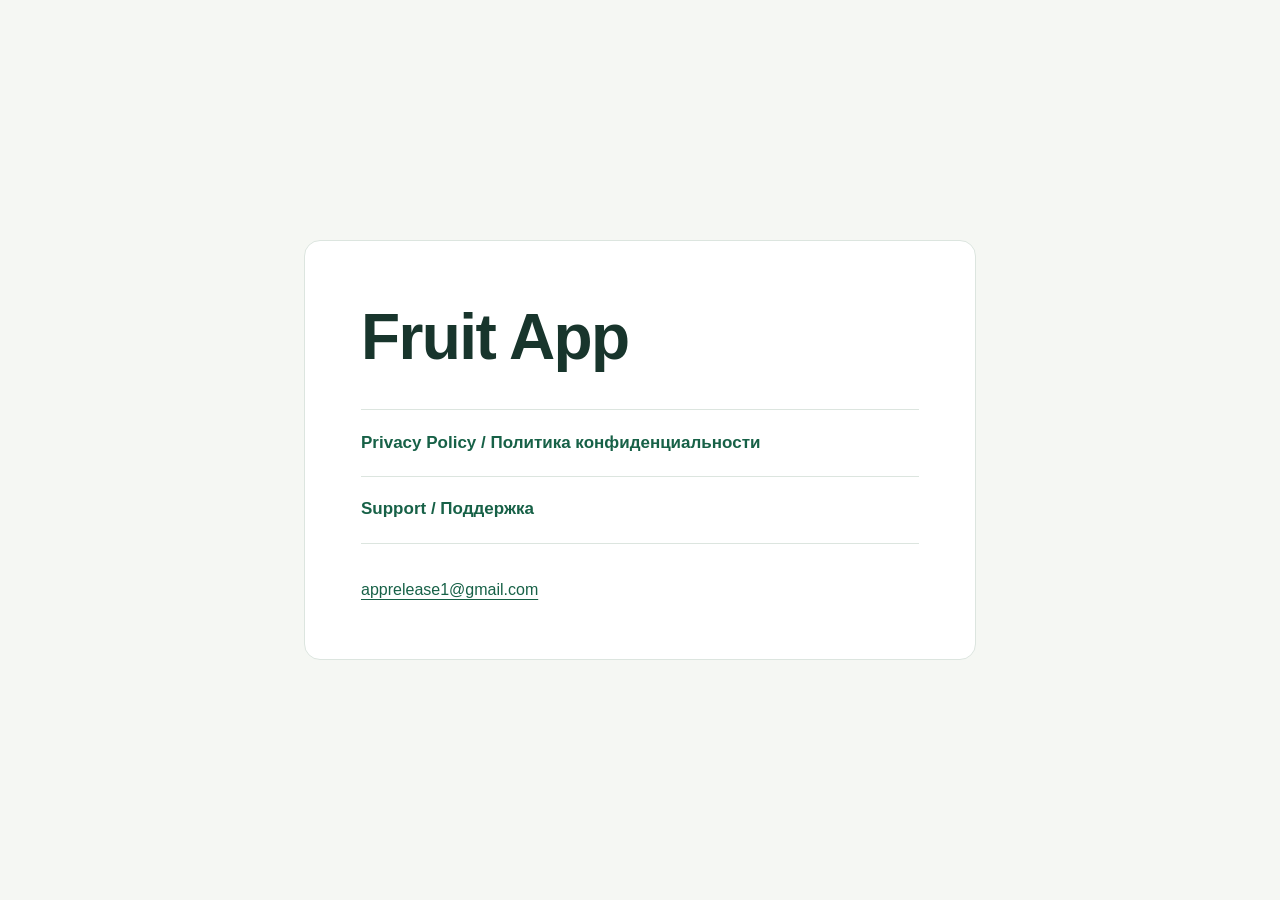
<file: index.html>
<!doctype html>
<html lang="ru">
<head>
  <meta charset="utf-8">
  <meta name="viewport" content="width=device-width, initial-scale=1">
  <meta name="description" content="Fruit App — Privacy Policy / Политика конфиденциальности. Support / Поддержка.">
  <meta name="referrer" content="no-referrer">
  <title>Fruit App</title>
  <link rel="stylesheet" href="assets/style.css">
</head>
<body class="home">
  <main class="landing">
    <h1 lang="en">Fruit App</h1>
    <nav class="page-links" aria-label="Документы и поддержка">
      <a href="privacy/"><span lang="en">Privacy Policy</span> / Политика конфиденциальности</a>
      <a href="support/"><span lang="en">Support</span> / Поддержка</a>
    </nav>
    <p class="contact"><a href="mailto:apprelease1@gmail.com">apprelease1@gmail.com</a></p>
  </main>
</body>
</html>
</file>
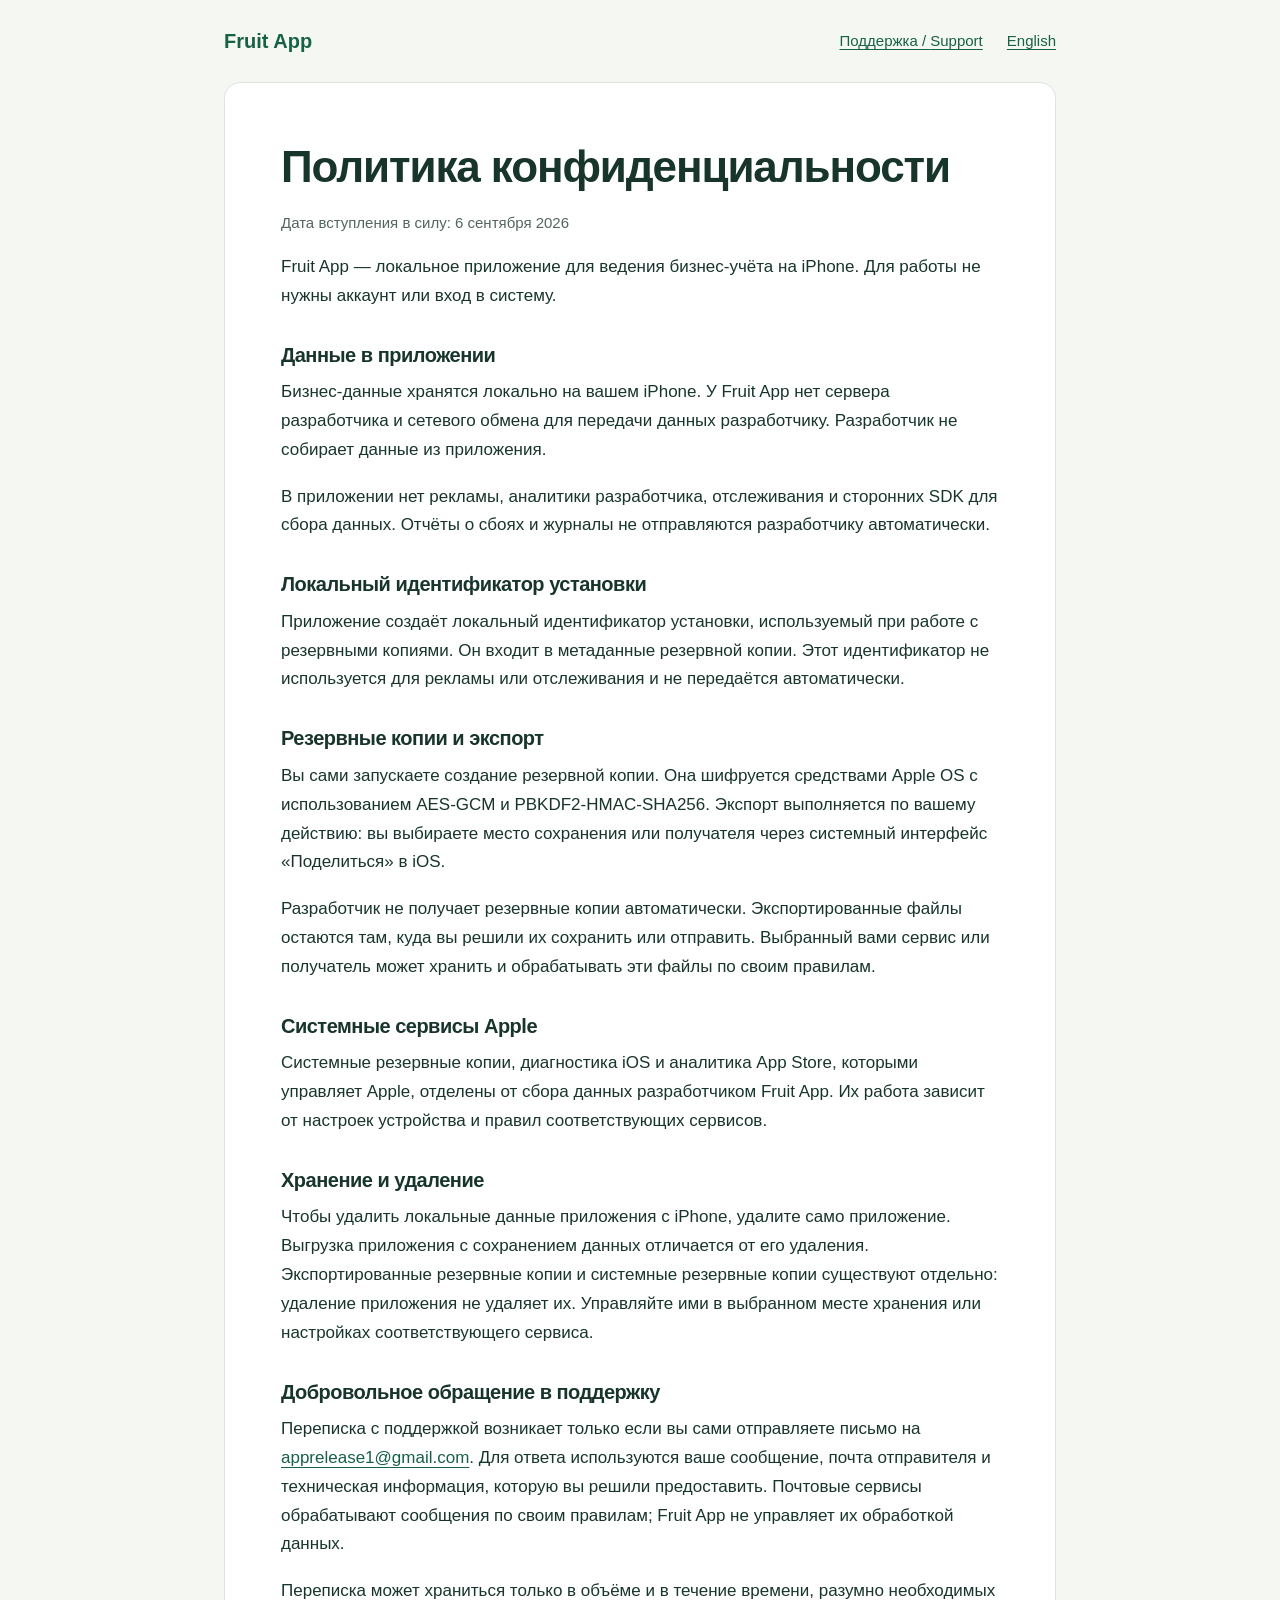
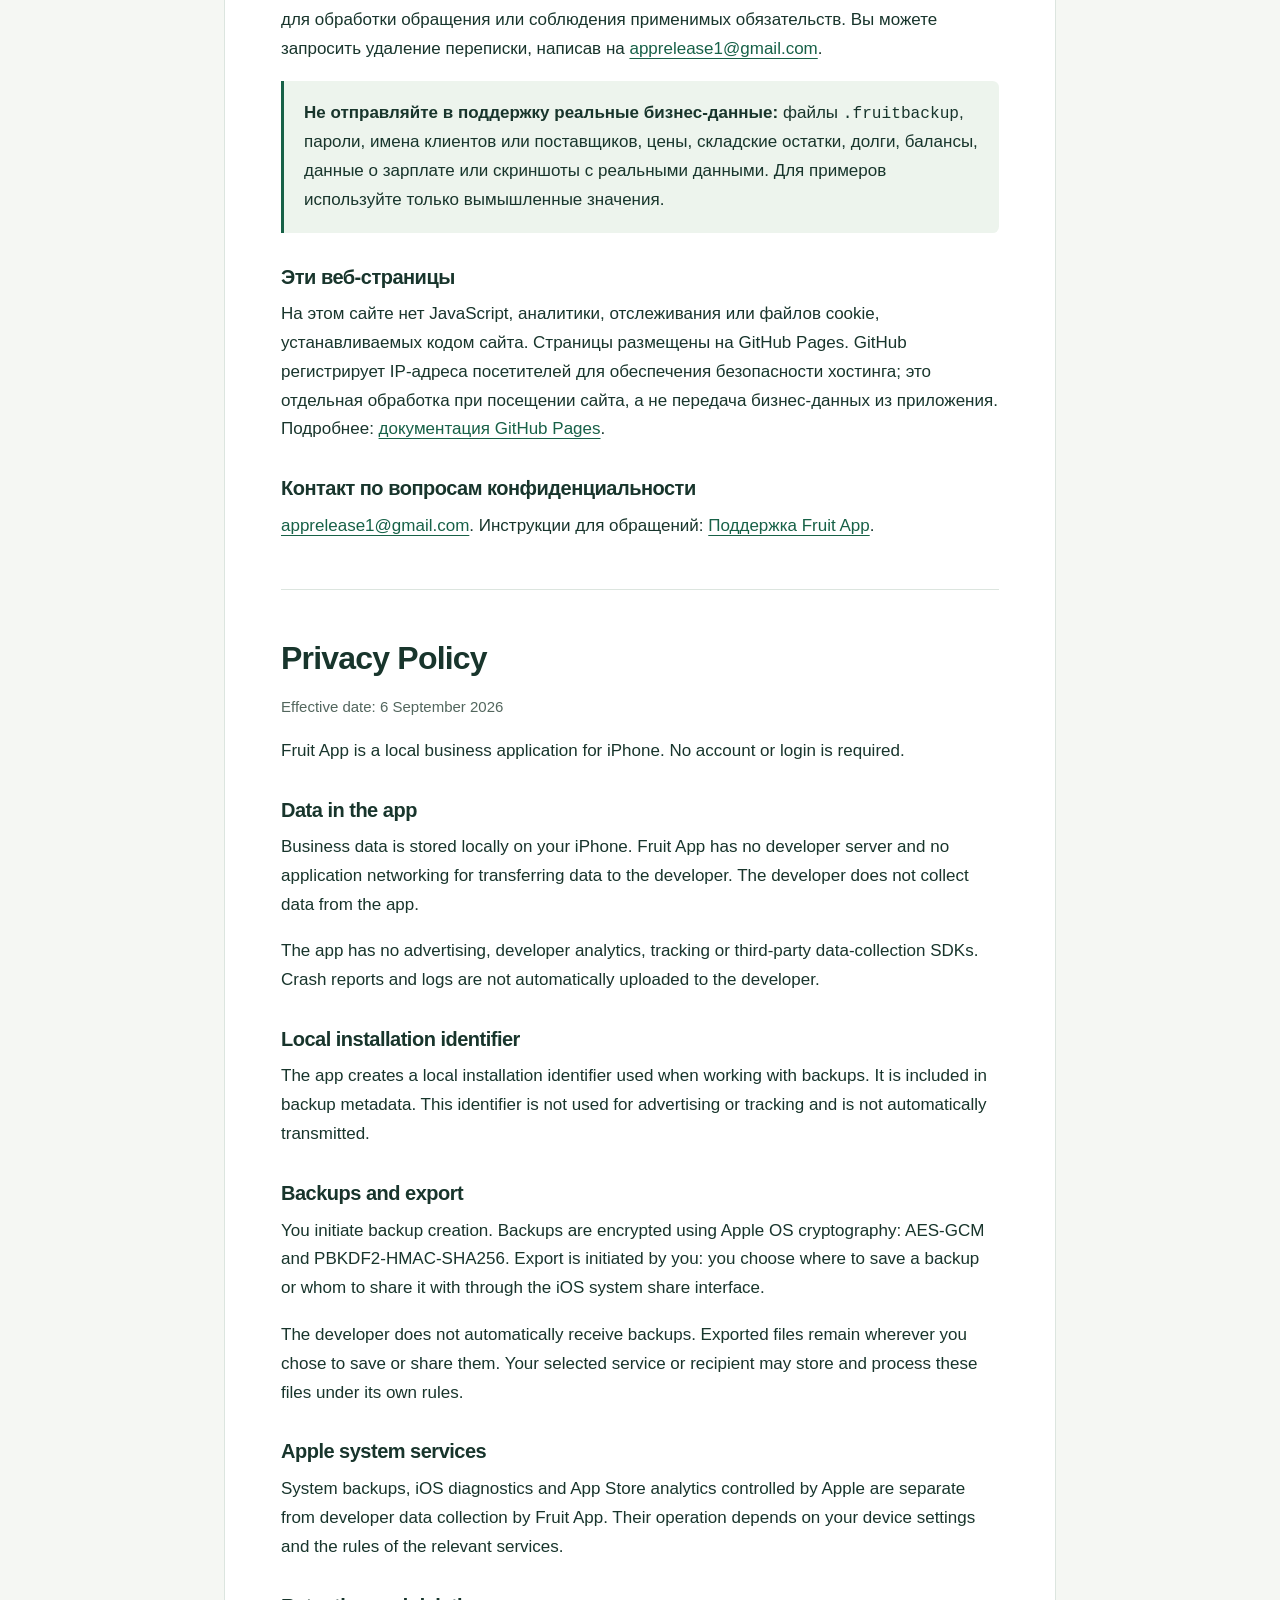
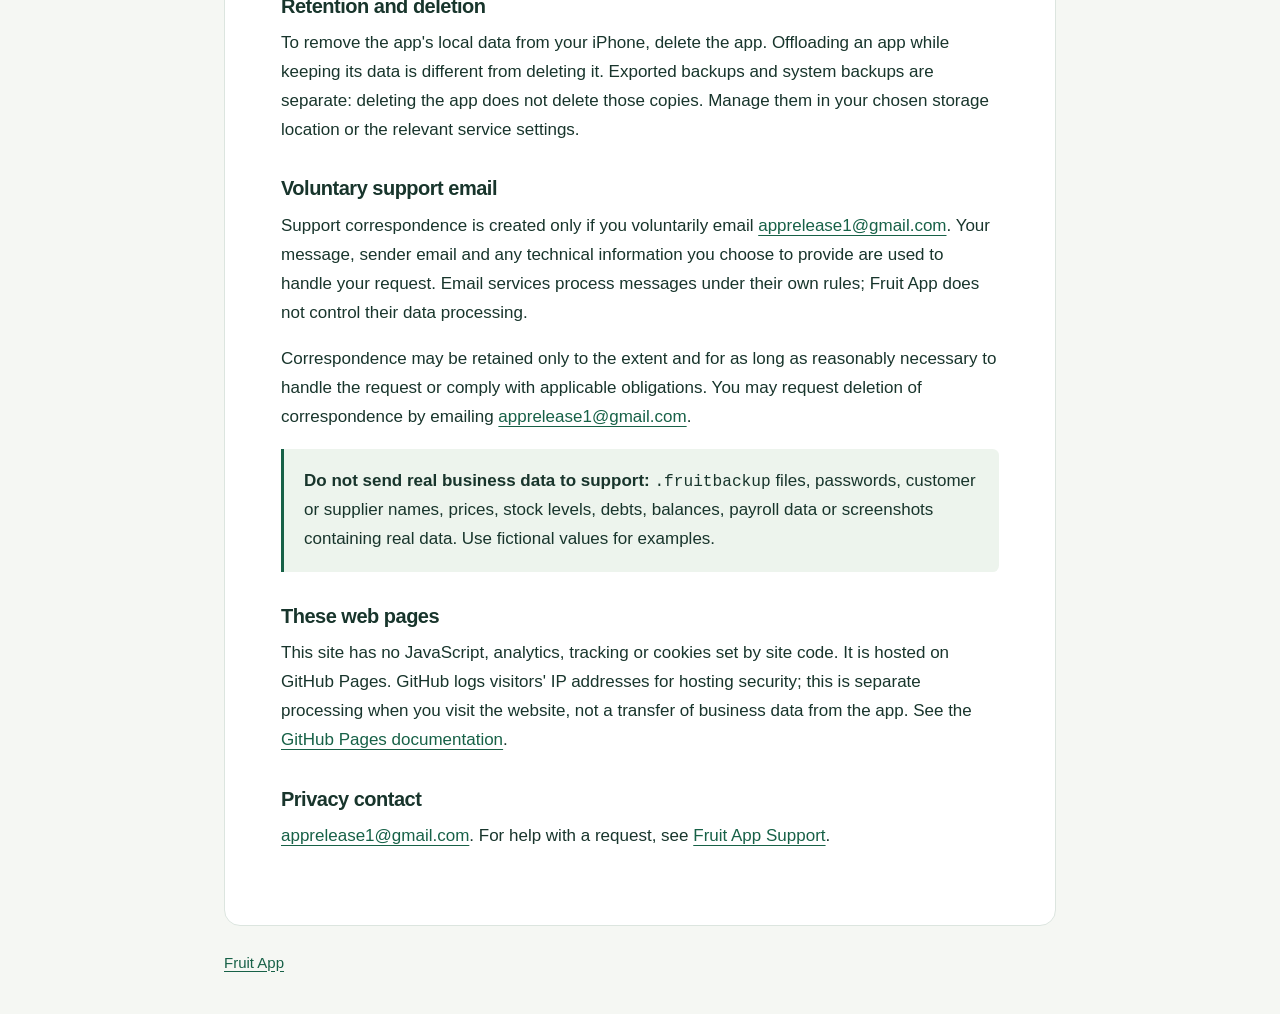
<file: privacy/index.html>
<!doctype html>
<html lang="ru">
<head>
  <meta charset="utf-8">
  <meta name="viewport" content="width=device-width, initial-scale=1">
  <meta name="description" content="Политика конфиденциальности Fruit App / Fruit App Privacy Policy. Локальные данные, резервные копии и обращения в поддержку.">
  <meta name="referrer" content="no-referrer">
  <title>Политика конфиденциальности / Privacy Policy — Fruit App</title>
  <link rel="stylesheet" href="../assets/style.css">
</head>
<body>
  <header class="site-header">
    <a class="brand" href="../" lang="en">Fruit App</a>
    <nav aria-label="Навигация">
      <a href="../support/">Поддержка / <span lang="en">Support</span></a>
      <a href="#english" lang="en">English</a>
    </nav>
  </header>
  <main class="document">
    <section aria-labelledby="privacy-ru">
      <h1 id="privacy-ru">Политика конфиденциальности</h1>
      <p class="date">Дата вступления в силу: <time datetime="2026-09-06">6 сентября 2026</time></p>
      <p>Fruit App — локальное приложение для ведения бизнес-учёта на iPhone. Для работы не нужны аккаунт или вход в систему.</p>

      <h2 class="topic">Данные в приложении</h2>
      <p>Бизнес-данные хранятся локально на вашем iPhone. У Fruit App нет сервера разработчика и сетевого обмена для передачи данных разработчику. Разработчик не собирает данные из приложения.</p>
      <p>В приложении нет рекламы, аналитики разработчика, отслеживания и сторонних SDK для сбора данных. Отчёты о сбоях и журналы не отправляются разработчику автоматически.</p>

      <h2 class="topic">Локальный идентификатор установки</h2>
      <p>Приложение создаёт локальный идентификатор установки, используемый при работе с резервными копиями. Он входит в метаданные резервной копии. Этот идентификатор не используется для рекламы или отслеживания и не передаётся автоматически.</p>

      <h2 class="topic">Резервные копии и экспорт</h2>
      <p>Вы сами запускаете создание резервной копии. Она шифруется средствами Apple OS с использованием AES-GCM и PBKDF2-HMAC-SHA256. Экспорт выполняется по вашему действию: вы выбираете место сохранения или получателя через системный интерфейс «Поделиться» в iOS.</p>
      <p>Разработчик не получает резервные копии автоматически. Экспортированные файлы остаются там, куда вы решили их сохранить или отправить. Выбранный вами сервис или получатель может хранить и обрабатывать эти файлы по своим правилам.</p>

      <h2 class="topic">Системные сервисы Apple</h2>
      <p>Системные резервные копии, диагностика iOS и аналитика App Store, которыми управляет Apple, отделены от сбора данных разработчиком Fruit App. Их работа зависит от настроек устройства и правил соответствующих сервисов.</p>

      <h2 class="topic">Хранение и удаление</h2>
      <p>Чтобы удалить локальные данные приложения с iPhone, удалите само приложение. Выгрузка приложения с сохранением данных отличается от его удаления. Экспортированные резервные копии и системные резервные копии существуют отдельно: удаление приложения не удаляет их. Управляйте ими в выбранном месте хранения или настройках соответствующего сервиса.</p>

      <h2 class="topic">Добровольное обращение в поддержку</h2>
      <p>Переписка с поддержкой возникает только если вы сами отправляете письмо на <a href="mailto:apprelease1@gmail.com">apprelease1@gmail.com</a>. Для ответа используются ваше сообщение, почта отправителя и техническая информация, которую вы решили предоставить. Почтовые сервисы обрабатывают сообщения по своим правилам; Fruit App не управляет их обработкой данных.</p>
      <p>Переписка может храниться только в объёме и в течение времени, разумно необходимых для обработки обращения или соблюдения применимых обязательств. Вы можете запросить удаление переписки, написав на <a href="mailto:apprelease1@gmail.com">apprelease1@gmail.com</a>.</p>
      <p class="notice"><strong>Не отправляйте в поддержку реальные бизнес-данные:</strong> файлы <code>.fruitbackup</code>, пароли, имена клиентов или поставщиков, цены, складские остатки, долги, балансы, данные о зарплате или скриншоты с реальными данными. Для примеров используйте только вымышленные значения.</p>

      <h2 class="topic">Эти веб-страницы</h2>
      <p>На этом сайте нет JavaScript, аналитики, отслеживания или файлов cookie, устанавливаемых кодом сайта. Страницы размещены на GitHub Pages. GitHub регистрирует IP-адреса посетителей для обеспечения безопасности хостинга; это отдельная обработка при посещении сайта, а не передача бизнес-данных из приложения. Подробнее: <a href="https://docs.github.com/en/pages/getting-started-with-github-pages/what-is-github-pages">документация GitHub Pages</a>.</p>

      <h2 class="topic">Контакт по вопросам конфиденциальности</h2>
      <p><a href="mailto:apprelease1@gmail.com">apprelease1@gmail.com</a>. Инструкции для обращений: <a href="../support/">Поддержка Fruit App</a>.</p>
    </section>

    <section id="english" class="translation" lang="en" aria-labelledby="privacy-en">
      <h2 id="privacy-en">Privacy Policy</h2>
      <p class="date">Effective date: <time datetime="2026-09-06">6 September 2026</time></p>
      <p>Fruit App is a local business application for iPhone. No account or login is required.</p>

      <h3>Data in the app</h3>
      <p>Business data is stored locally on your iPhone. Fruit App has no developer server and no application networking for transferring data to the developer. The developer does not collect data from the app.</p>
      <p>The app has no advertising, developer analytics, tracking or third-party data-collection SDKs. Crash reports and logs are not automatically uploaded to the developer.</p>

      <h3>Local installation identifier</h3>
      <p>The app creates a local installation identifier used when working with backups. It is included in backup metadata. This identifier is not used for advertising or tracking and is not automatically transmitted.</p>

      <h3>Backups and export</h3>
      <p>You initiate backup creation. Backups are encrypted using Apple OS cryptography: AES-GCM and PBKDF2-HMAC-SHA256. Export is initiated by you: you choose where to save a backup or whom to share it with through the iOS system share interface.</p>
      <p>The developer does not automatically receive backups. Exported files remain wherever you chose to save or share them. Your selected service or recipient may store and process these files under its own rules.</p>

      <h3>Apple system services</h3>
      <p>System backups, iOS diagnostics and App Store analytics controlled by Apple are separate from developer data collection by Fruit App. Their operation depends on your device settings and the rules of the relevant services.</p>

      <h3>Retention and deletion</h3>
      <p>To remove the app's local data from your iPhone, delete the app. Offloading an app while keeping its data is different from deleting it. Exported backups and system backups are separate: deleting the app does not delete those copies. Manage them in your chosen storage location or the relevant service settings.</p>

      <h3>Voluntary support email</h3>
      <p>Support correspondence is created only if you voluntarily email <a href="mailto:apprelease1@gmail.com">apprelease1@gmail.com</a>. Your message, sender email and any technical information you choose to provide are used to handle your request. Email services process messages under their own rules; Fruit App does not control their data processing.</p>
      <p>Correspondence may be retained only to the extent and for as long as reasonably necessary to handle the request or comply with applicable obligations. You may request deletion of correspondence by emailing <a href="mailto:apprelease1@gmail.com">apprelease1@gmail.com</a>.</p>
      <p class="notice"><strong>Do not send real business data to support:</strong> <code>.fruitbackup</code> files, passwords, customer or supplier names, prices, stock levels, debts, balances, payroll data or screenshots containing real data. Use fictional values for examples.</p>

      <h3>These web pages</h3>
      <p>This site has no JavaScript, analytics, tracking or cookies set by site code. It is hosted on GitHub Pages. GitHub logs visitors' IP addresses for hosting security; this is separate processing when you visit the website, not a transfer of business data from the app. See the <a href="https://docs.github.com/en/pages/getting-started-with-github-pages/what-is-github-pages">GitHub Pages documentation</a>.</p>

      <h3>Privacy contact</h3>
      <p><a href="mailto:apprelease1@gmail.com">apprelease1@gmail.com</a>. For help with a request, see <a href="../support/">Fruit App Support</a>.</p>
    </section>
  </main>
  <footer class="site-footer"><p><a href="../">Fruit App</a></p></footer>
</body>
</html>
</file>
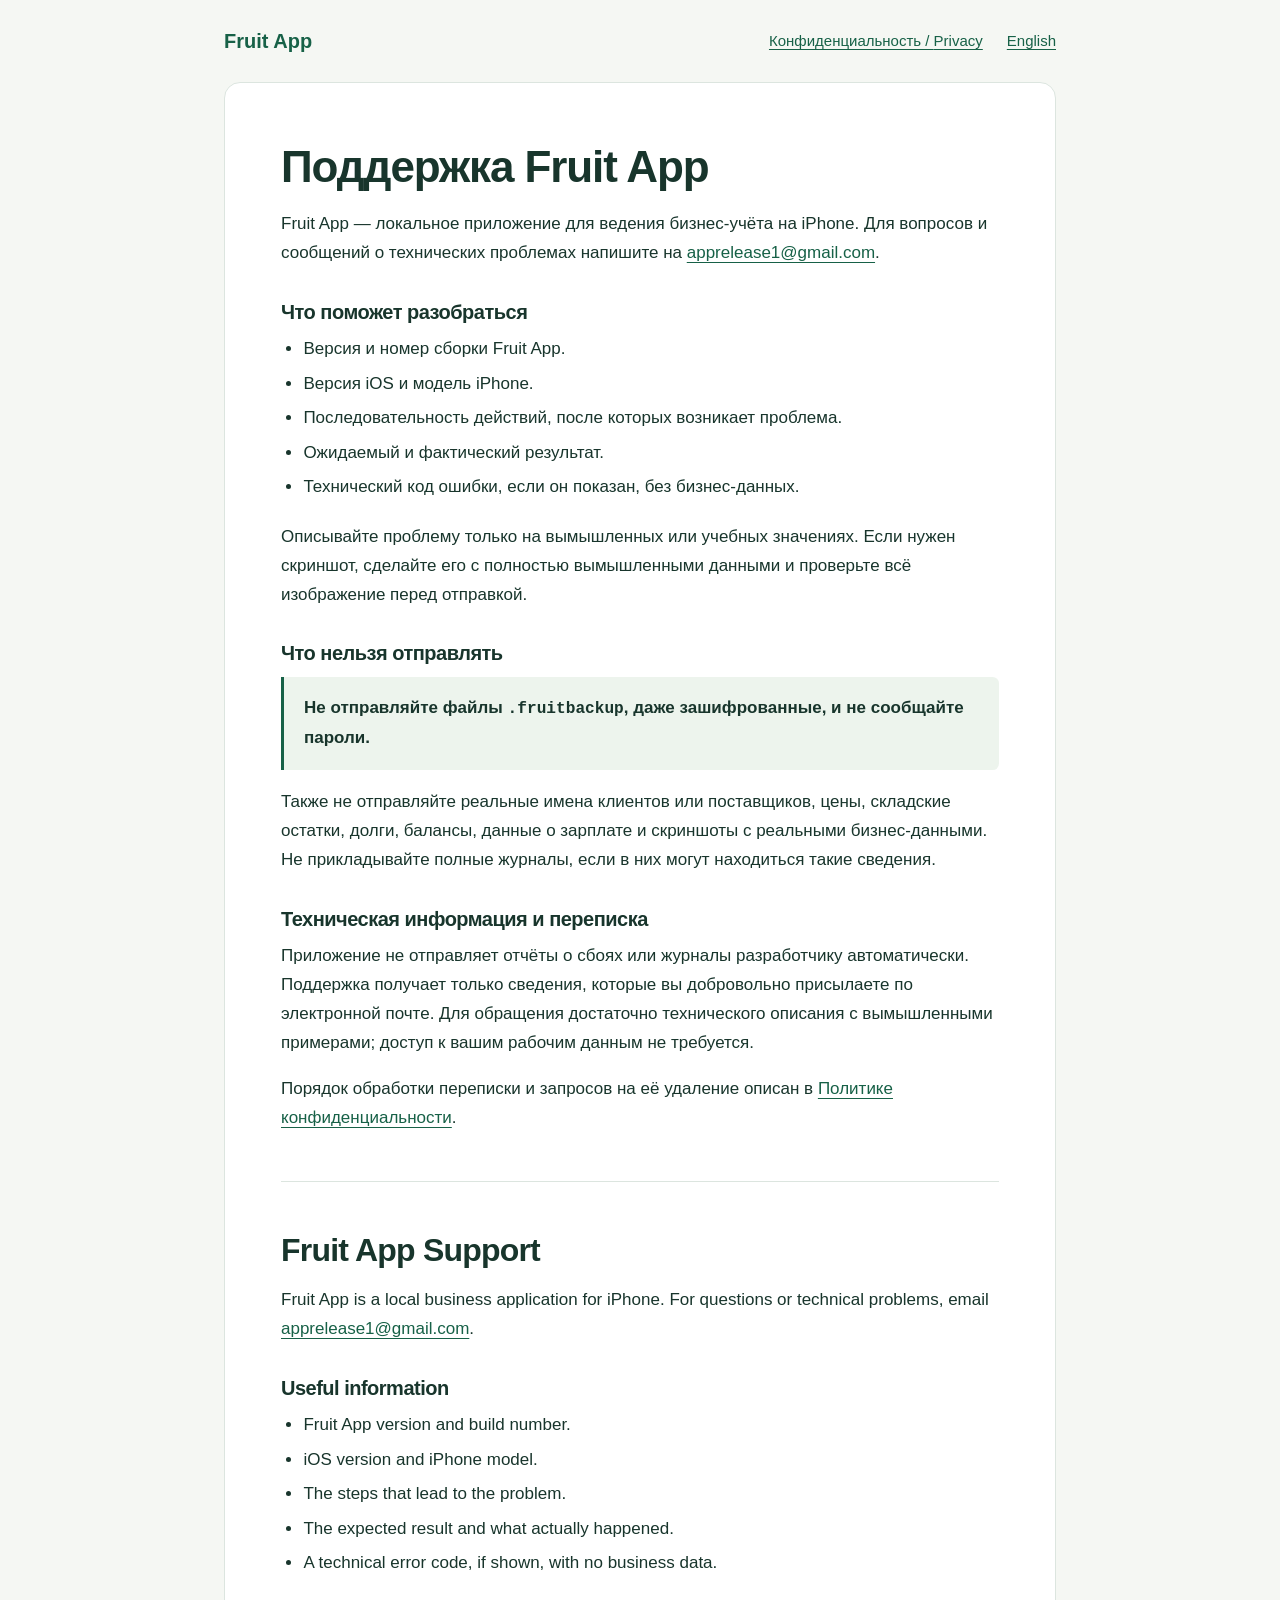
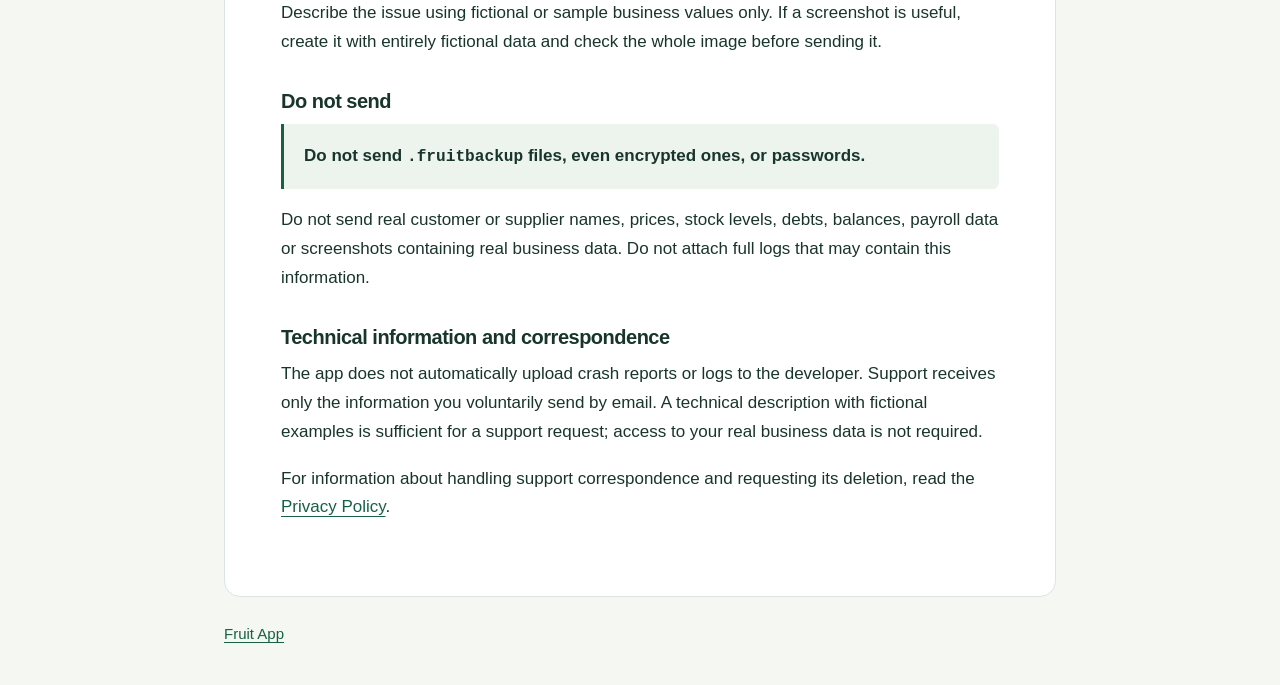
<file: support/index.html>
<!doctype html>
<html lang="ru">
<head>
  <meta charset="utf-8">
  <meta name="viewport" content="width=device-width, initial-scale=1">
  <meta name="description" content="Поддержка Fruit App / Fruit App Support. Сообщите о технической проблеме, используя только вымышленные бизнес-данные.">
  <meta name="referrer" content="no-referrer">
  <title>Поддержка / Support — Fruit App</title>
  <link rel="stylesheet" href="../assets/style.css">
</head>
<body>
  <header class="site-header">
    <a class="brand" href="../" lang="en">Fruit App</a>
    <nav aria-label="Навигация">
      <a href="../privacy/">Конфиденциальность / <span lang="en">Privacy</span></a>
      <a href="#english" lang="en">English</a>
    </nav>
  </header>
  <main class="document">
    <section aria-labelledby="support-ru">
      <h1 id="support-ru">Поддержка Fruit App</h1>
      <p>Fruit App — локальное приложение для ведения бизнес-учёта на iPhone. Для вопросов и сообщений о технических проблемах напишите на <a href="mailto:apprelease1@gmail.com">apprelease1@gmail.com</a>.</p>

      <h2 class="topic">Что поможет разобраться</h2>
      <ul>
        <li>Версия и номер сборки Fruit App.</li>
        <li>Версия iOS и модель iPhone.</li>
        <li>Последовательность действий, после которых возникает проблема.</li>
        <li>Ожидаемый и фактический результат.</li>
        <li>Технический код ошибки, если он показан, без бизнес-данных.</li>
      </ul>
      <p>Описывайте проблему только на вымышленных или учебных значениях. Если нужен скриншот, сделайте его с полностью вымышленными данными и проверьте всё изображение перед отправкой.</p>

      <h2 class="topic">Что нельзя отправлять</h2>
      <p class="notice"><strong>Не отправляйте файлы <code>.fruitbackup</code>, даже зашифрованные, и не сообщайте пароли.</strong></p>
      <p>Также не отправляйте реальные имена клиентов или поставщиков, цены, складские остатки, долги, балансы, данные о зарплате и скриншоты с реальными бизнес-данными. Не прикладывайте полные журналы, если в них могут находиться такие сведения.</p>

      <h2 class="topic">Техническая информация и переписка</h2>
      <p>Приложение не отправляет отчёты о сбоях или журналы разработчику автоматически. Поддержка получает только сведения, которые вы добровольно присылаете по электронной почте. Для обращения достаточно технического описания с вымышленными примерами; доступ к вашим рабочим данным не требуется.</p>
      <p>Порядок обработки переписки и запросов на её удаление описан в <a href="../privacy/">Политике конфиденциальности</a>.</p>
    </section>

    <section id="english" class="translation" lang="en" aria-labelledby="support-en">
      <h2 id="support-en">Fruit App Support</h2>
      <p>Fruit App is a local business application for iPhone. For questions or technical problems, email <a href="mailto:apprelease1@gmail.com">apprelease1@gmail.com</a>.</p>

      <h3>Useful information</h3>
      <ul>
        <li>Fruit App version and build number.</li>
        <li>iOS version and iPhone model.</li>
        <li>The steps that lead to the problem.</li>
        <li>The expected result and what actually happened.</li>
        <li>A technical error code, if shown, with no business data.</li>
      </ul>
      <p>Describe the issue using fictional or sample business values only. If a screenshot is useful, create it with entirely fictional data and check the whole image before sending it.</p>

      <h3>Do not send</h3>
      <p class="notice"><strong>Do not send <code>.fruitbackup</code> files, even encrypted ones, or passwords.</strong></p>
      <p>Do not send real customer or supplier names, prices, stock levels, debts, balances, payroll data or screenshots containing real business data. Do not attach full logs that may contain this information.</p>

      <h3>Technical information and correspondence</h3>
      <p>The app does not automatically upload crash reports or logs to the developer. Support receives only the information you voluntarily send by email. A technical description with fictional examples is sufficient for a support request; access to your real business data is not required.</p>
      <p>For information about handling support correspondence and requesting its deletion, read the <a href="../privacy/">Privacy Policy</a>.</p>
    </section>
  </main>
  <footer class="site-footer"><p><a href="../">Fruit App</a></p></footer>
</body>
</html>
</file>
<file: assets/style.css>
:root {
  color-scheme: light;
  --ink: #18352c;
  --muted: #52665d;
  --accent: #176147;
  --line: #dce5df;
  --paper: #ffffff;
  --background: #f5f7f3;
}

* { box-sizing: border-box; }
html { scroll-padding-top: 1.5rem; }
body {
  margin: 0;
  background: var(--background);
  color: var(--ink);
  font-family: -apple-system, BlinkMacSystemFont, "Segoe UI", sans-serif;
  font-size: 1.0625rem;
  line-height: 1.7;
  overflow-wrap: break-word;
}
a { color: var(--accent); text-underline-offset: 0.22em; }
a:hover { text-decoration-thickness: 2px; }
a:focus-visible { outline: 3px solid var(--accent); outline-offset: 5px; border-radius: 2px; }
h1, h2, h3 { line-height: 1.25; letter-spacing: -0.025em; }
h1 { font-size: clamp(1.75rem, 4.8vw, 2.75rem); margin: 0 0 1rem; }
h2 { font-size: clamp(1.55rem, 4vw, 2rem); margin: 0 0 1rem; }
.topic, h3 { font-size: 1.25rem; margin: 2rem 0 0.65rem; }
p { margin: 0 0 1.1rem; }
ul, ol { margin: 0 0 1.3rem; padding-left: 1.4rem; }
li + li { margin-top: 0.35rem; }
code { font-size: 0.95em; }

.home { min-height: 100svh; display: grid; place-items: center; padding: 2rem 1.25rem; }
.landing { width: min(100%, 42rem); background: var(--paper); padding: clamp(1.5rem, 5vw, 3.5rem); border: 1px solid var(--line); border-radius: 1rem; }
.landing h1 { font-size: clamp(2.5rem, 8vw, 4rem); margin-bottom: 2rem; }
.page-links { display: grid; border-top: 1px solid var(--line); }
.page-links a { display: block; padding: 1.15rem 0; border-bottom: 1px solid var(--line); text-decoration: none; font-weight: 600; }
.page-links a:hover { text-decoration: underline; }
.contact { margin: 2rem 0 0; font-size: 1rem; }

.site-header, .document, .site-footer { width: min(100% - 2.5rem, 52rem); margin-inline: auto; }
.site-header { display: flex; align-items: center; justify-content: space-between; flex-wrap: wrap; gap: 0.6rem 1.5rem; padding-block: 1.5rem; }
.brand { font-size: 1.25rem; font-weight: 700; text-decoration: none; }
.site-header nav { display: flex; flex-wrap: wrap; gap: 0.5rem 1.5rem; font-size: 0.9375rem; }
.document { background: var(--paper); padding: clamp(1.5rem, 5vw, 3.5rem); border: 1px solid var(--line); border-radius: 1rem; }
.date { color: var(--muted); font-size: 0.9375rem; }
.notice { padding: 1.1rem 1.25rem; background: #edf4ed; border-left: 3px solid var(--accent); border-radius: 0 0.4rem 0.4rem 0; }
.translation { margin-top: 3rem; padding-top: 3rem; border-top: 1px solid var(--line); }
.site-footer { padding-block: 1.5rem 2.5rem; color: var(--muted); font-size: 0.9375rem; }
.site-footer p { margin: 0; }

@media (max-width: 420px) {
  .site-header, .document, .site-footer { width: calc(100% - 1.5rem); }
  .document { padding: 1.4rem 1.15rem; }
  .site-header { align-items: flex-start; flex-direction: column; }
}

@media print {
  body { background: white; color: black; }
  .site-header, .site-footer { display: none; }
  .document { width: 100%; padding: 0; border: 0; }
  .translation { break-before: page; }
  a { color: inherit; }
}
</file>
